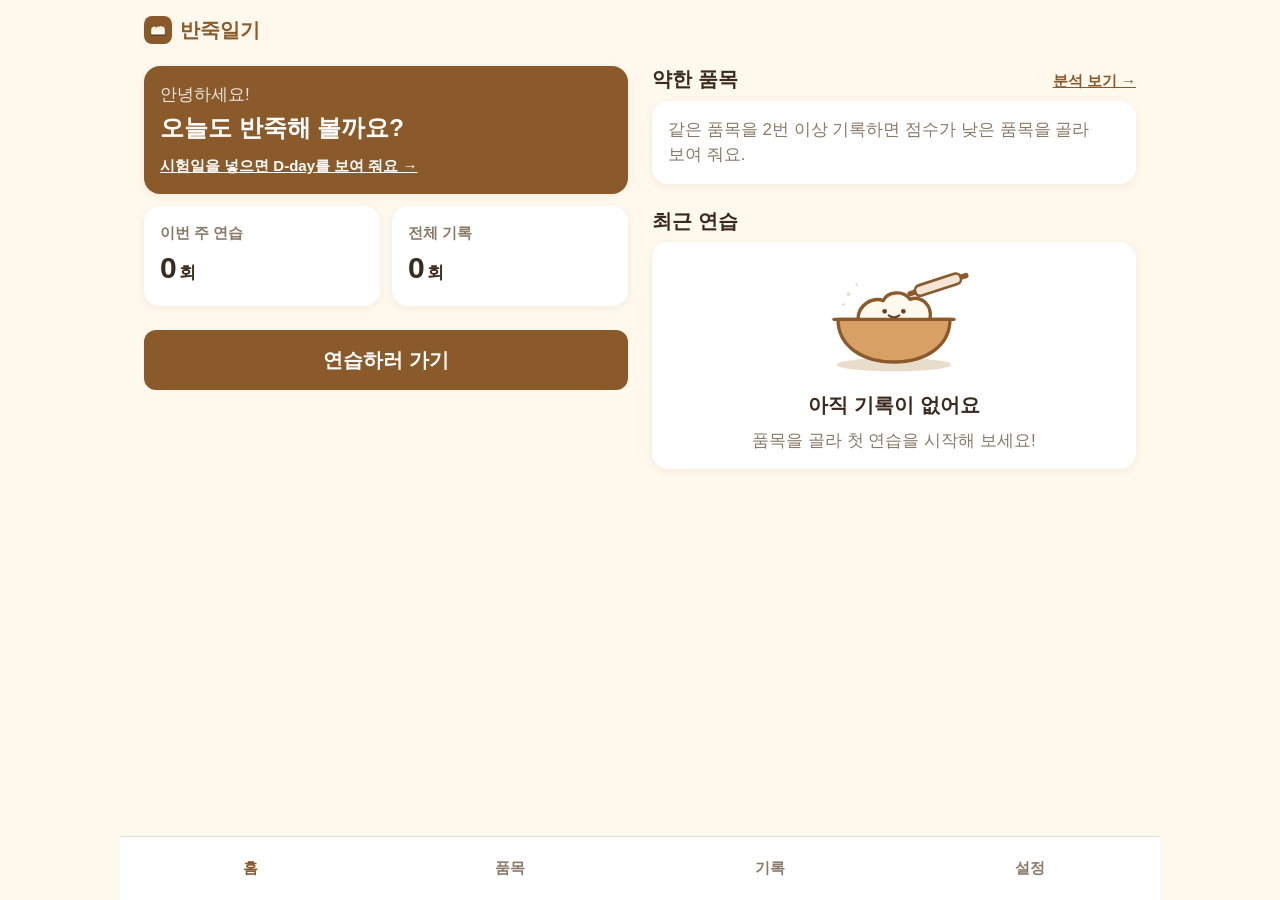
<file: index.html>
<!doctype html>
<html lang="ko">
<head>
  <meta charset="utf-8">
  <meta name="viewport" content="width=device-width, initial-scale=1, viewport-fit=cover">
  <meta name="theme-color" content="#FFF8EC">
  <meta name="description" content="제과·제빵 기능사 실기 연습 노트">
  <meta name="apple-mobile-web-app-capable" content="yes">
  <meta name="apple-mobile-web-app-title" content="반죽일기">
  <title>반죽일기</title>
  <link rel="manifest" href="manifest.webmanifest">
  <link rel="icon" href="images/logo/icon.svg" type="image/svg+xml">
  <link rel="apple-touch-icon" href="images/logo/icon-180.png">
  <link rel="stylesheet" href="css/style.css">
</head>
<body>
  <div class="app">
    <header class="app-header">
      <h1 class="app-title"><a href="#home"><img src="images/logo/icon.svg" alt="" width="28" height="28">반죽일기</a></h1>
    </header>

    <main class="app-main">
      <section class="screen" id="screen-home" data-screen="home">
        <div id="home-view"></div>
      </section>

      <section class="screen" id="screen-items" data-screen="items" hidden>
        <div id="items-list-view">
          <div class="screen-head">
            <h2 class="screen-title">품목</h2>
            <a class="btn btn-outline btn-small" href="#items/new">+ 품목 추가</a>
          </div>

          <div class="segmented" role="group" aria-label="제과·제빵">
            <button type="button" class="segmented-btn" data-category="제빵">제빵</button>
            <button type="button" class="segmented-btn" data-category="제과">제과</button>
          </div>

          <label class="search">
            <span class="visually-hidden">품목 이름 검색</span>
            <input class="input" type="search" id="items-search" placeholder="품목 이름 검색" autocomplete="off">
          </label>

          <div class="chips" role="group" aria-label="품목 필터">
            <button type="button" class="chip" data-filter="all">전체</button>
            <button type="button" class="chip" data-filter="exam">실기</button>
            <button type="button" class="chip" data-filter="mine">내 품목</button>
          </div>

          <div id="items-list" class="item-list" aria-live="polite"></div>
        </div>

        <div id="items-detail-view" hidden></div>

        <div id="items-editor-view" hidden></div>
      </section>

      <section class="screen" id="screen-practice" data-screen="practice" hidden>
        <div id="practice-view"></div>
      </section>

      <section class="screen" id="screen-analysis" data-screen="analysis" hidden>
        <div id="analysis-view"></div>
      </section>

      <section class="screen" id="screen-records" data-screen="records" hidden>
        <div id="records-gallery-view"></div>
        <div id="records-form-view" hidden></div>
        <div id="records-detail-view" hidden></div>
      </section>

      <section class="screen" id="screen-settings" data-screen="settings" hidden>
        <div id="settings-view"></div>
      </section>
    </main>

    <a class="practice-banner" id="practice-banner" href="#practice" hidden></a>

    <nav class="tab-bar" aria-label="주요 메뉴">
      <a class="tab" href="#home" data-tab="home">홈</a>
      <a class="tab" href="#items" data-tab="items">품목</a>
      <a class="tab" href="#records" data-tab="records">기록</a>
      <a class="tab" href="#settings" data-tab="settings">설정</a>
    </nav>
  </div>

  <script type="module" src="js/app.js"></script>
</body>
</html>
</file>
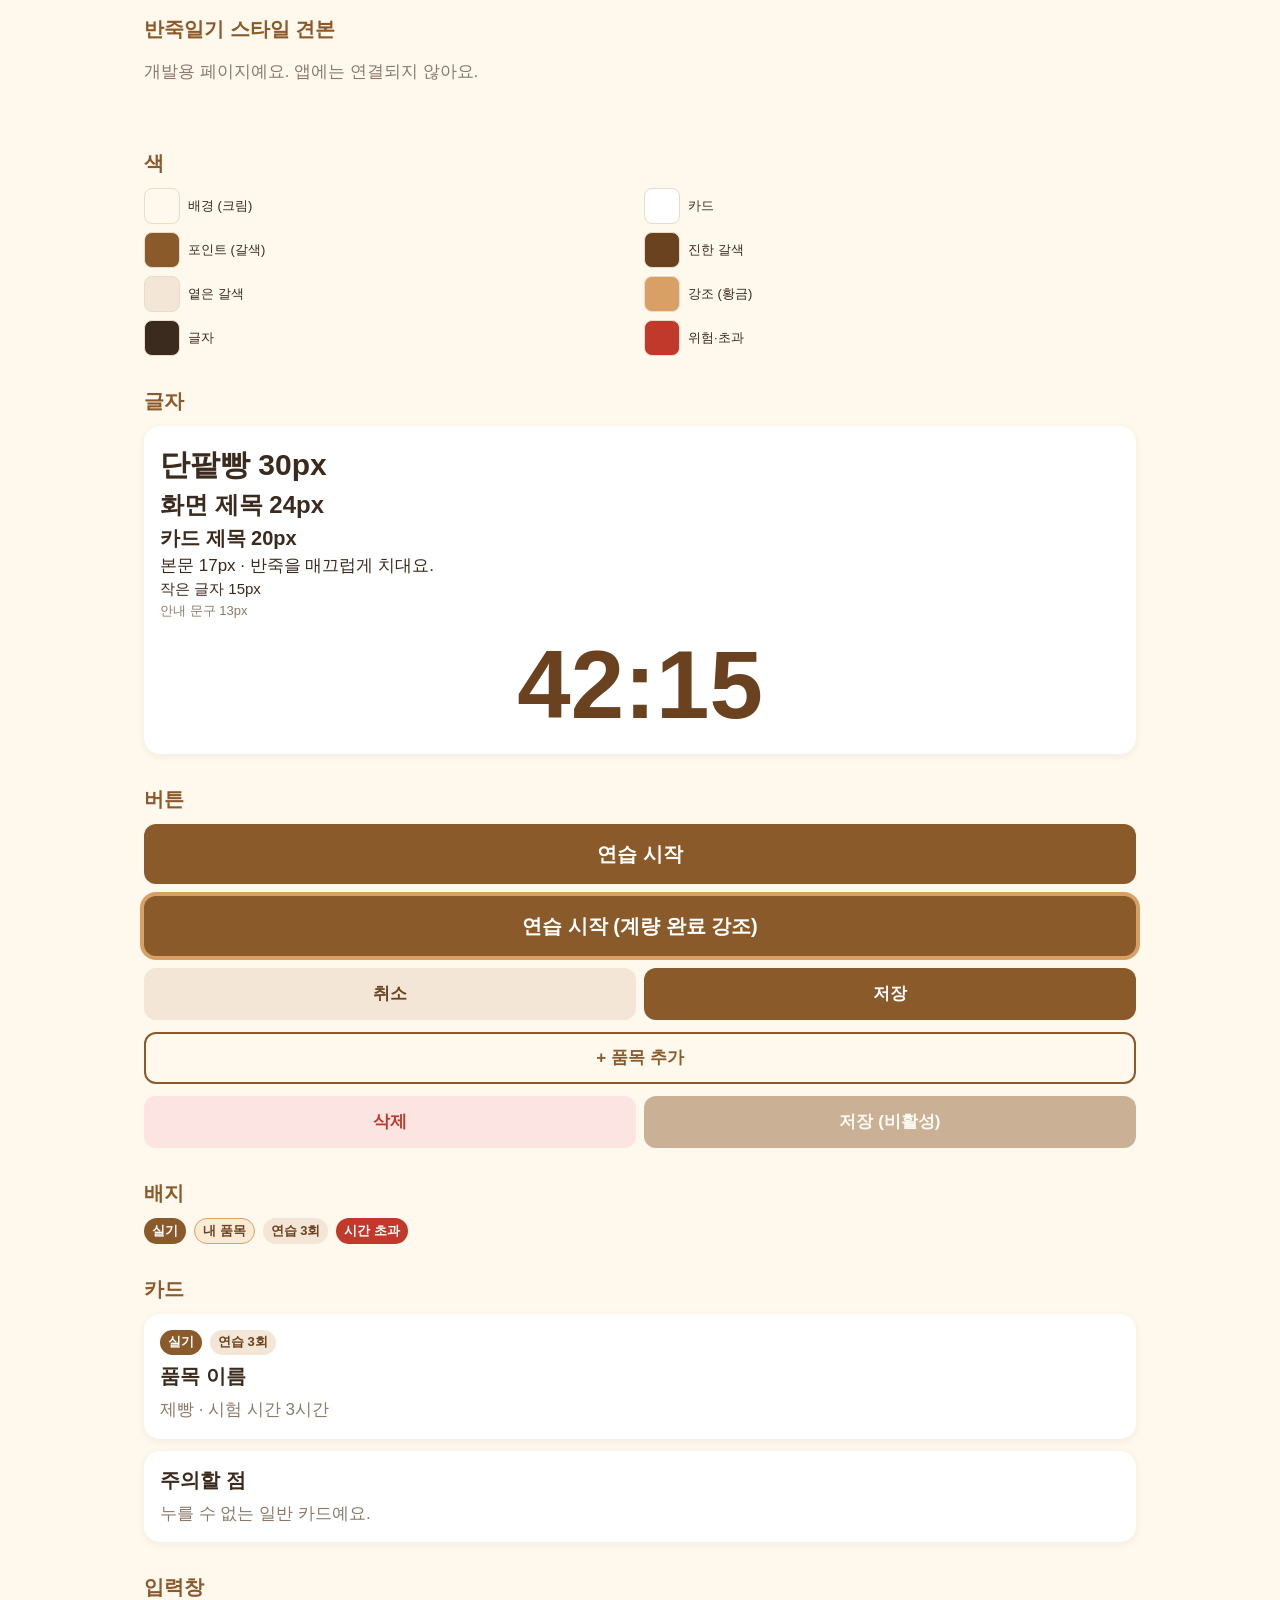
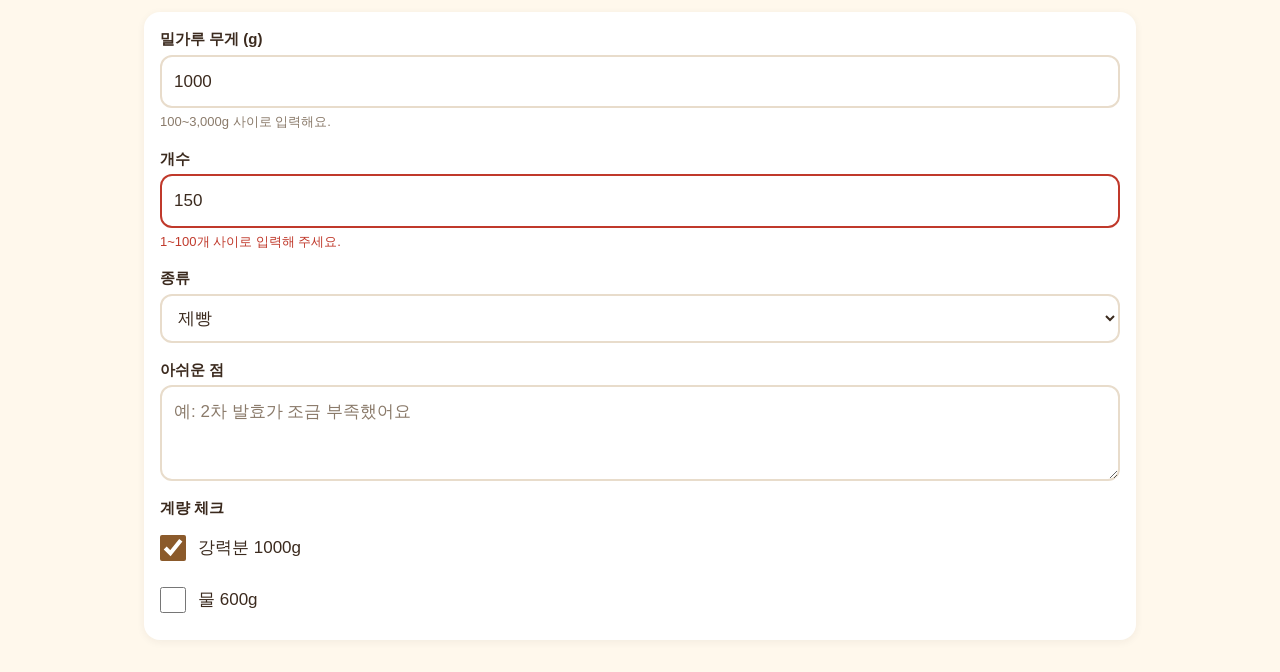
<file: style-guide.html>
<!doctype html>
<html lang="ko">
<head>
  <meta charset="utf-8">
  <meta name="viewport" content="width=device-width, initial-scale=1, viewport-fit=cover">
  <title>반죽일기 스타일 견본</title>
  <link rel="stylesheet" href="css/style.css">
  <style>
    /* 이 견본 페이지에서만 쓰는 스타일 */
    .guide-section { margin-top: var(--space-6); }
    .guide-section > h2 { margin-bottom: var(--space-3); font-size: var(--font-lg); color: var(--color-primary); }
    .swatches { display: grid; grid-template-columns: repeat(2, 1fr); gap: var(--space-2); }
    .swatch { display: flex; align-items: center; gap: var(--space-2); font-size: var(--font-xs); }
    .swatch span { width: 36px; height: 36px; border-radius: var(--radius-sm); border: 1px solid var(--color-border); flex-shrink: 0; }
    .badges { display: flex; flex-wrap: wrap; gap: var(--space-2); }
    .timer-sample { font-size: var(--font-timer); font-weight: 800; font-variant-numeric: tabular-nums; text-align: center; line-height: 1.1; color: var(--color-primary-dark); }
  </style>
</head>
<body>
  <div class="app">
    <header class="app-header">
      <h1 class="app-title">반죽일기 스타일 견본</h1>
      <p class="text-muted">개발용 페이지예요. 앱에는 연결되지 않아요.</p>
    </header>

    <main class="app-main" style="padding-bottom: var(--space-6);">
      <section class="guide-section">
        <h2>색</h2>
        <div class="swatches">
          <div class="swatch"><span style="background: var(--color-bg)"></span>배경 (크림)</div>
          <div class="swatch"><span style="background: var(--color-surface)"></span>카드</div>
          <div class="swatch"><span style="background: var(--color-primary)"></span>포인트 (갈색)</div>
          <div class="swatch"><span style="background: var(--color-primary-dark)"></span>진한 갈색</div>
          <div class="swatch"><span style="background: var(--color-primary-soft)"></span>옅은 갈색</div>
          <div class="swatch"><span style="background: var(--color-accent)"></span>강조 (황금)</div>
          <div class="swatch"><span style="background: var(--color-text)"></span>글자</div>
          <div class="swatch"><span style="background: var(--color-danger)"></span>위험·초과</div>
        </div>
      </section>

      <section class="guide-section">
        <h2>글자</h2>
        <div class="card stack">
          <p style="margin:0; font-size: var(--font-2xl); font-weight: 800;">단팥빵 30px</p>
          <p style="margin:0; font-size: var(--font-xl); font-weight: 700;">화면 제목 24px</p>
          <p style="margin:0; font-size: var(--font-lg); font-weight: 700;">카드 제목 20px</p>
          <p style="margin:0;">본문 17px · 반죽을 매끄럽게 치대요.</p>
          <p style="margin:0; font-size: var(--font-sm);">작은 글자 15px</p>
          <p style="margin:0; font-size: var(--font-xs);" class="text-muted">안내 문구 13px</p>
          <div class="timer-sample">42:15</div>
        </div>
      </section>

      <section class="guide-section">
        <h2>버튼</h2>
        <div class="stack">
          <button class="btn btn-primary btn-block btn-lg">연습 시작</button>
          <button class="btn btn-primary btn-block btn-lg btn-highlight">연습 시작 (계량 완료 강조)</button>
          <div class="btn-group">
            <button class="btn btn-secondary">취소</button>
            <button class="btn btn-primary">저장</button>
          </div>
          <button class="btn btn-outline btn-block">+ 품목 추가</button>
          <div class="btn-group">
            <button class="btn btn-danger">삭제</button>
            <button class="btn btn-primary" disabled>저장 (비활성)</button>
          </div>
        </div>
      </section>

      <section class="guide-section">
        <h2>배지</h2>
        <div class="badges">
          <span class="badge badge-exam">실기</span>
          <span class="badge badge-mine">내 품목</span>
          <span class="badge badge-count">연습 3회</span>
          <span class="badge badge-danger">시간 초과</span>
        </div>
      </section>

      <section class="guide-section">
        <h2>카드</h2>
        <a class="card card-link" href="#">
          <div class="badges" style="margin-bottom: var(--space-2);">
            <span class="badge badge-exam">실기</span>
            <span class="badge badge-count">연습 3회</span>
          </div>
          <h3 class="card-title">품목 이름</h3>
          <p class="card-text">제빵 · 시험 시간 3시간</p>
        </a>
        <div class="card">
          <h3 class="card-title">주의할 점</h3>
          <p class="card-text">누를 수 없는 일반 카드예요.</p>
        </div>
      </section>

      <section class="guide-section">
        <h2>입력창</h2>
        <div class="card">
          <label class="field">
            <span class="field-label">밀가루 무게 (g)</span>
            <input class="input" type="number" inputmode="numeric" value="1000">
            <p class="field-hint">100~3,000g 사이로 입력해요.</p>
          </label>
          <label class="field is-invalid">
            <span class="field-label">개수</span>
            <input class="input" type="number" inputmode="numeric" value="150">
            <p class="field-hint">1~100개 사이로 입력해 주세요.</p>
          </label>
          <label class="field">
            <span class="field-label">종류</span>
            <select class="select">
              <option>제빵</option>
              <option>제과</option>
            </select>
          </label>
          <label class="field">
            <span class="field-label">아쉬운 점</span>
            <textarea class="textarea" placeholder="예: 2차 발효가 조금 부족했어요"></textarea>
          </label>
          <div class="field">
            <span class="field-label">계량 체크</span>
            <label class="checkbox"><input type="checkbox" checked> 강력분 1000g</label>
            <label class="checkbox"><input type="checkbox"> 물 600g</label>
          </div>
        </div>
      </section>
    </main>
  </div>
</body>
</html>
</file>
<file: css/style.css>
/* 반죽일기 스타일
   색·글자 크기·여백·모서리는 아래 :root 변수로만 쓴다. */

/* ===== 1. 디자인 변수 ===== */

:root {
  /* 색 */
  --color-bg: #FFF8EC;        /* 크림색 배경 */
  --color-surface: #FFFFFF;   /* 카드 */
  --color-primary: #8B5A2B;   /* 구운 빵 갈색 (포인트, 주요 버튼) */
  --color-primary-dark: #6B4220;
  --color-primary-soft: #F3E6D6; /* 갈색을 옅게 깐 배경 (보조 버튼, 선택된 칸) */
  --color-accent: #D9A066;    /* 크러스트 황금색 (배지, 강조) */
  --color-accent-soft: #FBEBD5;
  --color-text: #3B2A1E;
  --color-muted: #8A7A6A;
  --color-border: #E8DCCB;
  --color-danger: #C0392B;    /* 시간 초과, 삭제 */
  --color-danger-soft: #FBE4E1;

  /* 글자 크기 (입력창은 16px 이상이어야 아이폰에서 화면이 확대되지 않는다) */
  --font-xs: 13px;
  --font-sm: 15px;
  --font-md: 17px;            /* 본문 기본 */
  --font-lg: 20px;
  --font-xl: 24px;
  --font-2xl: 30px;
  --font-timer: clamp(64px, 20vw, 96px); /* 연습 모드 타이머 숫자 */

  /* 여백 */
  --space-1: 4px;
  --space-2: 8px;
  --space-3: 12px;
  --space-4: 16px;
  --space-5: 24px;
  --space-6: 32px;

  /* 둥근 모서리 */
  --radius-sm: 8px;
  --radius-md: 12px;
  --radius: 16px;
  --radius-pill: 999px;

  /* 크기 */
  --touch-min: 48px;          /* 손가락으로 누르는 요소의 최소 높이 */
  --btn-height: 52px;
  --btn-height-lg: 60px;      /* "연습 시작"처럼 중요한 버튼 */
  --app-max-width: 480px;
  --tab-bar-height: 64px;

  --shadow-card: 0 2px 8px rgba(59, 42, 30, 0.06);
  --focus-ring: 0 0 0 3px rgba(139, 90, 43, 0.35);
}

/* ===== 2. 기본 ===== */

* {
  box-sizing: border-box;
}

html,
body {
  margin: 0;
  padding: 0;
}

body {
  background: var(--color-bg);
  color: var(--color-text);
  font-family: -apple-system, BlinkMacSystemFont, "Apple SD Gothic Neo", "Malgun Gothic", "Noto Sans KR", sans-serif;
  font-size: var(--font-md);
  line-height: 1.5;
  word-break: keep-all; /* 한글을 낱말 중간에서 줄바꿈하지 않는다 */
  overflow-wrap: anywhere;
  -webkit-tap-highlight-color: transparent;
}

h1,
h2,
h3 {
  margin: 0;
  line-height: 1.3;
}

img {
  max-width: 100%;
  display: block;
}

:focus-visible {
  outline: none;
  box-shadow: var(--focus-ring);
}

/* ===== 3. 앱 틀 ===== */

/* 휴대폰 세로 화면 기준. PC에서는 가운데 정렬 */
.app {
  max-width: var(--app-max-width);
  min-height: 100vh;
  margin: 0 auto;
}

.app-header {
  padding: var(--space-4) var(--space-4) var(--space-2);
}

.app-title {
  font-size: var(--font-lg);
  color: var(--color-primary);
}

/* 하단 탭에 내용이 가리지 않도록 아래 여백을 둔다 */
.app-main {
  padding: var(--space-2) var(--space-4) calc(var(--tab-bar-height) + var(--space-5) + env(safe-area-inset-bottom));
}

.screen[hidden] {
  display: none;
}

.screen-title {
  margin-bottom: var(--space-3);
  font-size: var(--font-xl);
}

/* 하단 탭 */
.tab-bar {
  position: fixed;
  left: 50%;
  bottom: 0;
  transform: translateX(-50%);
  width: 100%;
  max-width: var(--app-max-width);
  display: grid;
  grid-template-columns: repeat(4, 1fr);
  height: calc(var(--tab-bar-height) + env(safe-area-inset-bottom));
  padding-bottom: env(safe-area-inset-bottom);
  background: var(--color-surface);
  border-top: 1px solid var(--color-border);
}

.tab {
  display: flex;
  align-items: center;
  justify-content: center;
  min-height: var(--touch-min);
  color: var(--color-muted);
  font-size: var(--font-sm);
  font-weight: 600;
  text-decoration: none;
}

.tab.is-active {
  color: var(--color-primary);
}

/* ===== 4. 버튼 ===== */

.btn {
  display: inline-flex;
  align-items: center;
  justify-content: center;
  gap: var(--space-2);
  min-height: var(--btn-height);
  padding: 0 var(--space-5);
  border: 2px solid transparent;
  border-radius: var(--radius-md);
  font: inherit;
  font-size: var(--font-md);
  font-weight: 700;
  text-decoration: none;
  cursor: pointer;
  user-select: none;
  transition: background-color 0.15s, transform 0.1s;
}

.btn:active {
  transform: scale(0.98);
}

.btn:disabled {
  opacity: 0.45;
  cursor: not-allowed;
  transform: none;
}

/* 주요 행동: 저장, 연습 시작 */
.btn-primary {
  background: var(--color-primary);
  color: #FFFFFF;
}

.btn-primary:hover:not(:disabled) {
  background: var(--color-primary-dark);
}

/* 보조 행동: 취소, 뒤로, 복사 */
.btn-secondary {
  background: var(--color-primary-soft);
  color: var(--color-primary-dark);
}

/* 테두리만 있는 버튼: 품목 추가, 기록 직접 추가 */
.btn-outline {
  background: transparent;
  border-color: var(--color-primary);
  color: var(--color-primary);
}

/* 삭제, 초기화 */
.btn-danger {
  background: var(--color-danger-soft);
  color: var(--color-danger);
}

.btn-block {
  display: flex;
  width: 100%;
}

.btn-lg {
  min-height: var(--btn-height-lg);
  font-size: var(--font-lg);
}

/* 계량을 다 마쳤을 때처럼 눈에 띄게 강조할 때 */
.btn-highlight {
  box-shadow: 0 0 0 4px var(--color-accent);
}

.btn-group {
  display: flex;
  gap: var(--space-2);
}

.btn-group > .btn {
  flex: 1;
}

/* ===== 5. 카드 ===== */

.card {
  background: var(--color-surface);
  border-radius: var(--radius);
  padding: var(--space-4);
  box-shadow: var(--shadow-card);
}

.card + .card {
  margin-top: var(--space-3);
}

.card-title {
  margin-bottom: var(--space-2);
  font-size: var(--font-lg);
}

.card-text {
  margin: 0;
  color: var(--color-muted);
}

/* 누를 수 있는 카드 (품목 카드, 기록 카드) */
.card-link {
  display: block;
  color: inherit;
  text-decoration: none;
  cursor: pointer;
}

.card-link:active {
  transform: scale(0.99);
}

/* ===== 6. 입력창 ===== */

.field {
  display: flex;
  flex-direction: column;
  gap: var(--space-1);
}

.field + .field {
  margin-top: var(--space-4);
}

.field-label {
  font-size: var(--font-sm);
  font-weight: 700;
}

.input,
.select,
.textarea {
  width: 100%;
  min-height: var(--touch-min);
  padding: var(--space-3);
  border: 2px solid var(--color-border);
  border-radius: var(--radius-md);
  background: var(--color-surface);
  color: var(--color-text);
  font: inherit;
  font-size: var(--font-md);
}

.input:focus,
.select:focus,
.textarea:focus {
  outline: none;
  border-color: var(--color-primary);
  box-shadow: var(--focus-ring);
}

.textarea {
  min-height: 96px;
  resize: vertical;
}

.input::placeholder,
.textarea::placeholder {
  color: var(--color-muted);
}

.field-hint {
  margin: 0;
  font-size: var(--font-xs);
  color: var(--color-muted);
}

/* 입력 범위를 벗어났을 때 */
.field.is-invalid .input,
.field.is-invalid .select,
.field.is-invalid .textarea {
  border-color: var(--color-danger);
}

.field.is-invalid .field-hint {
  color: var(--color-danger);
}

/* 큰 체크박스 (계량 체크) */
.checkbox {
  display: flex;
  align-items: center;
  gap: var(--space-3);
  min-height: var(--touch-min);
  cursor: pointer;
}

.checkbox input {
  width: 26px;
  height: 26px;
  margin: 0;
  accent-color: var(--color-primary);
  flex-shrink: 0;
}

/* ===== 7. 배지 ===== */

.badge {
  display: inline-flex;
  align-items: center;
  padding: 2px var(--space-2);
  border-radius: var(--radius-pill);
  font-size: var(--font-xs);
  font-weight: 700;
  line-height: 1.6;
  white-space: nowrap;
}

.badge-exam {          /* 실기 */
  background: var(--color-primary);
  color: #FFFFFF;
}

.badge-mine {          /* 내 품목 */
  background: var(--color-accent-soft);
  color: var(--color-primary-dark);
  border: 1px solid var(--color-accent);
}

.badge-count {         /* 연습 횟수 */
  background: var(--color-primary-soft);
  color: var(--color-primary-dark);
}

.badge-danger {        /* 시간 초과 */
  background: var(--color-danger);
  color: #FFFFFF;
}

/* ===== 8. 도움 클래스 ===== */

.stack > * + * {
  margin-top: var(--space-3);
}

.text-muted {
  color: var(--color-muted);
}

.visually-hidden {
  position: absolute;
  width: 1px;
  height: 1px;
  overflow: hidden;
  clip: rect(0 0 0 0);
  white-space: nowrap;
}

/* ===== 9. 탭 버튼·필터 칩·검색 ===== */

/* 제과/제빵처럼 둘 중 하나를 고르는 버튼 */
.segmented {
  display: grid;
  grid-auto-columns: 1fr;
  grid-auto-flow: column;
  gap: var(--space-1);
  padding: var(--space-1);
  border-radius: var(--radius-md);
  background: var(--color-primary-soft);
}

.segmented-btn {
  min-height: var(--touch-min);
  border: 0;
  border-radius: var(--radius-sm);
  background: transparent;
  color: var(--color-primary-dark);
  font: inherit;
  font-weight: 700;
  cursor: pointer;
}

.segmented-btn[aria-pressed="true"] {
  background: var(--color-surface);
  color: var(--color-primary);
  box-shadow: var(--shadow-card);
}

.search {
  display: block;
  margin-top: var(--space-3);
}

.chips {
  display: flex;
  flex-wrap: wrap;
  gap: var(--space-2);
  margin: var(--space-3) 0 var(--space-4);
}

.chip {
  min-height: 40px;
  padding: 0 var(--space-4);
  border: 2px solid var(--color-border);
  border-radius: var(--radius-pill);
  background: var(--color-surface);
  color: var(--color-text);
  font: inherit;
  font-size: var(--font-sm);
  font-weight: 700;
  cursor: pointer;
}

.chip[aria-pressed="true"] {
  border-color: var(--color-primary);
  background: var(--color-primary);
  color: #FFFFFF;
}

/* ===== 10. 품목 목록 ===== */

.item-card {
  display: flex;
  align-items: center;
  gap: var(--space-3);
}

/* 사진이 없으면 이름 첫 글자를 보여 준다 */
.item-thumb,
.detail-hero {
  position: relative;
  display: flex;
  align-items: center;
  justify-content: center;
  overflow: hidden;
  background: var(--color-accent-soft);
  color: var(--color-primary);
  font-weight: 800;
  flex-shrink: 0;
}

.item-thumb img,
.detail-hero img {
  position: absolute;
  inset: 0;
  width: 100%;
  height: 100%;
  object-fit: cover;
}

.item-thumb {
  width: 76px;
  height: 76px;
  border-radius: var(--radius-md);
  font-size: var(--font-2xl);
}

.item-card-body {
  min-width: 0;
}

.item-card-name {
  margin-top: var(--space-1);
  font-size: var(--font-lg);
}

.item-card-meta {
  margin: 2px 0 0;
  color: var(--color-muted);
  font-size: var(--font-sm);
}

.badges {
  display: flex;
  flex-wrap: wrap;
  gap: var(--space-1);
}

/* ===== 11. 품목 상세 ===== */

.back-btn {
  min-height: var(--touch-min);
  padding: 0 var(--space-4);
  font-size: var(--font-sm);
}

.detail-hero {
  margin-top: var(--space-3);
  width: 100%;
  aspect-ratio: 4 / 3;
  border-radius: var(--radius);
  font-size: 72px;
}

.detail-head {
  margin: var(--space-4) 0;
}

.detail-name {
  margin-top: var(--space-2);
  font-size: var(--font-2xl);
}

.detail-facts {
  display: flex;
  flex-wrap: wrap;
  gap: var(--space-2) var(--space-4);
  margin: var(--space-3) 0 0;
}

.detail-facts div {
  display: flex;
  gap: var(--space-2);
}

.detail-facts dt {
  color: var(--color-muted);
}

.detail-facts dd {
  margin: 0;
  font-weight: 700;
}

.detail-subtitle {
  margin: var(--space-4) 0 var(--space-2);
  font-size: var(--font-md);
  color: var(--color-primary);
}

.detail-subtitle:first-of-type {
  margin-top: 0;
}

.bullet-list {
  margin: 0;
  padding-left: 1.2em;
}

.bullet-list li + li {
  margin-top: var(--space-1);
}

.detail-memo {
  margin: 0;
  white-space: pre-wrap;
}

/* 기준 배합 표 */
.recipe-table {
  width: 100%;
  border-collapse: collapse;
  font-variant-numeric: tabular-nums;
}

.recipe-table + .recipe-table {
  margin-top: var(--space-4);
}

.recipe-table caption {
  padding-bottom: var(--space-2);
  text-align: left;
}

.recipe-table caption span {
  margin-left: var(--space-1);
  color: var(--color-muted);
  font-size: var(--font-sm);
}

.recipe-table th,
.recipe-table td {
  padding: var(--space-2) 0;
  border-bottom: 1px solid var(--color-border);
  text-align: left;
  font-weight: 400;
}

.recipe-table .recipe-ratio {
  color: var(--color-muted);
  font-size: var(--font-sm);
  text-align: right;
}

.recipe-table .recipe-gram {
  width: 30%;
  font-weight: 700;
  text-align: right;
}

.recipe-table tfoot th,
.recipe-table tfoot td {
  border-bottom: 0;
  font-weight: 700;
}

.recipe-total {
  margin: var(--space-3) 0 0;
  padding: var(--space-3);
  border-radius: var(--radius-md);
  background: var(--color-primary-soft);
  text-align: right;
}

/* 만드는 순서 */
.step-list {
  margin: 0;
  padding: 0;
  list-style: none;
  counter-reset: step;
}

.step {
  position: relative;
  padding: var(--space-3) 0 var(--space-3) 40px;
  border-bottom: 1px solid var(--color-border);
  counter-increment: step;
}

.step:last-child {
  border-bottom: 0;
}

.step::before {
  content: counter(step);
  position: absolute;
  left: 0;
  top: var(--space-3);
  width: 28px;
  height: 28px;
  border-radius: 50%;
  background: var(--color-primary);
  color: #FFFFFF;
  font-size: var(--font-sm);
  font-weight: 700;
  line-height: 28px;
  text-align: center;
}

.step-head {
  display: flex;
  justify-content: space-between;
  align-items: baseline;
  gap: var(--space-2);
}

.step-name {
  font-weight: 700;
}

.step-time {
  flex-shrink: 0;
  color: var(--color-primary);
  font-size: var(--font-sm);
  font-weight: 700;
}

.step-desc {
  margin: var(--space-1) 0 0;
}

.step-note {
  margin: var(--space-2) 0 0;
  padding: var(--space-2) var(--space-3);
  border-radius: var(--radius-sm);
  font-size: var(--font-sm);
}

.step-note strong {
  margin-right: var(--space-1);
}

.step-tip {
  background: var(--color-accent-soft);
}

.step-parallel {
  background: var(--color-primary-soft);
}

/* ===== 12. 사진 출처·성형 영상 ===== */

.photo-credit {
  margin: var(--space-1) 0 0;
  color: var(--color-muted);
  font-size: var(--font-xs);
  text-align: right;
}

.photo-credit a {
  color: inherit;
}

/* 세로 영상(9:16)이 화면을 다 차지하지 않게 높이를 제한한다 */
.video-frame {
  display: flex;
  justify-content: center;
  border-radius: var(--radius-md);
  background: var(--color-text);
  overflow: hidden;
}

.video-frame video {
  display: block;
  width: 100%;
  max-height: 70vh;
  object-fit: contain;
  cursor: pointer;
}

.video-controls {
  margin-top: var(--space-3);
}

.video-controls [aria-pressed="true"] {
  background: var(--color-accent);
  color: var(--color-text);
}

.video-error {
  margin: 0;
  color: var(--color-muted);
}

/* ===== 13. 배합표 계산기·계량 체크 ===== */

.calc-inputs {
  display: grid;
  grid-template-columns: repeat(auto-fit, minmax(140px, 1fr));
  gap: var(--space-3);
}

.calc-inputs .field + .field {
  margin-top: 0;
}

/* 숫자 입력칸 오른쪽에 단위(g, 개)를 붙인다 */
.input-unit {
  position: relative;
  display: block;
}

.input-unit .input {
  padding-right: 40px;
  font-size: var(--font-lg);
  font-weight: 700;
  font-variant-numeric: tabular-nums;
}

.input-unit > span {
  position: absolute;
  right: var(--space-3);
  top: 50%;
  transform: translateY(-50%);
  color: var(--color-muted);
  font-weight: 700;
  pointer-events: none;
}

.calc-reset {
  min-height: 40px;
  margin-top: var(--space-3);
  padding: 0 var(--space-4);
  font-size: var(--font-sm);
}

.calc-group {
  margin-top: var(--space-4);
}

.calc-group-title {
  margin-bottom: var(--space-1);
  font-size: var(--font-md);
}

.calc-group-title span {
  margin-left: var(--space-1);
  color: var(--color-muted);
  font-size: var(--font-sm);
  font-weight: 400;
}

.calc-list {
  margin: 0;
  padding: 0;
  list-style: none;
}

/* 체크박스 | 재료 | 비율 | 무게 — 줄 전체를 눌러도 체크된다 */
.calc-row {
  display: grid;
  grid-template-columns: 26px 1fr auto 76px;
  align-items: center;
  gap: var(--space-3);
  min-height: var(--touch-min);
  border-bottom: 1px solid var(--color-border);
  cursor: pointer;
  font-variant-numeric: tabular-nums;
}

.calc-row input {
  width: 26px;
  height: 26px;
  margin: 0;
  accent-color: var(--color-primary);
}

.calc-ratio {
  color: var(--color-muted);
  font-size: var(--font-sm);
}

.calc-gram {
  font-weight: 700;
  text-align: right;
}

.calc-row.is-checked .calc-name,
.calc-row.is-checked .calc-gram {
  color: var(--color-muted);
  text-decoration: line-through;
}

.calc-subtotal {
  margin: var(--space-2) 0 0;
  text-align: right;
  font-variant-numeric: tabular-nums;
}

.calc-progress {
  margin: var(--space-3) 0 0;
  padding: var(--space-3);
  border-radius: var(--radius-md);
  background: var(--color-bg);
  font-weight: 700;
  text-align: center;
}

.calc-progress.is-done {
  background: var(--color-accent-soft);
  color: var(--color-primary-dark);
}

.start-area {
  margin-top: var(--space-5);
}

.start-hint {
  margin-top: var(--space-2);
  text-align: center;
}

/* ===== 14. 내 품목 편집·확인 창 ===== */

.screen-head {
  display: flex;
  align-items: center;
  justify-content: space-between;
  gap: var(--space-3);
  margin-bottom: var(--space-3);
}

.screen-head .screen-title {
  margin-bottom: 0;
}

.btn-small {
  min-height: 40px;
  padding: 0 var(--space-4);
  font-size: var(--font-sm);
}

/* 글자만 있는 작은 버튼 (묶음 삭제 등) */
.btn-text {
  min-height: 40px;
  padding: 0 var(--space-2);
  border: 0;
  background: transparent;
  color: var(--color-primary);
  font: inherit;
  font-size: var(--font-sm);
  font-weight: 700;
  cursor: pointer;
}

.btn-text.danger {
  color: var(--color-danger);
}

.icon-btn {
  width: 44px;
  height: var(--touch-min);
  border: 0;
  border-radius: var(--radius-md);
  background: var(--color-danger-soft);
  color: var(--color-danger);
  font-size: var(--font-md);
  cursor: pointer;
}

.icon-btn:disabled {
  opacity: 0.35;
  cursor: not-allowed;
}

.detail-actions {
  margin-bottom: var(--space-4);
}

.editor-title {
  margin-top: var(--space-4);
}

.editor-note {
  margin: 0 0 var(--space-3);
  padding: var(--space-3);
  border-radius: var(--radius-md);
  background: var(--color-accent-soft);
  font-size: var(--font-sm);
}

.editor-section .field + .field,
.editor-section .field + .calc-inputs,
.editor-section .calc-inputs + .editor-block {
  margin-top: var(--space-4);
}

.editor-errors {
  margin-bottom: var(--space-3);
  border: 2px solid var(--color-danger);
  color: var(--color-danger);
}

.editor-errors ul {
  margin: var(--space-2) 0 0;
  padding-left: 1.2em;
  font-size: var(--font-sm);
}

.input.is-error,
.select.is-error,
.textarea.is-error {
  border-color: var(--color-danger);
}

.field-error {
  margin: 0;
  color: var(--color-danger);
  font-size: var(--font-xs);
  font-weight: 700;
}

.editor-block {
  margin-top: var(--space-4);
  padding: var(--space-3);
  border: 2px solid var(--color-border);
  border-radius: var(--radius-md);
}

.editor-block-head {
  display: flex;
  align-items: center;
  justify-content: space-between;
  min-height: 40px;
  margin-bottom: var(--space-2);
}

.editor-block + .btn {
  margin-top: var(--space-3);
}

.ing-list {
  margin: 0 0 var(--space-2);
  padding: 0;
  list-style: none;
}

/* 재료 이름 | 값(단위) | 삭제 */
.ing-row {
  display: grid;
  grid-template-columns: minmax(0, 1fr) 96px 44px;
  gap: var(--space-2);
  align-items: center;
}

.ing-row + .ing-row {
  margin-top: var(--space-2);
}

.ing-row .input-unit .input {
  padding-right: 44px;
  font-size: var(--font-md);
}

.step-fields {
  display: grid;
  grid-template-columns: 1fr 120px;
  gap: var(--space-2);
}

.step-fields .field + .field {
  margin-top: 0;
}

.photo-preview {
  width: 100%;
  aspect-ratio: 4 / 3;
  object-fit: cover;
  border-radius: var(--radius-md);
  margin-bottom: var(--space-3);
}

.photo-status {
  margin-top: var(--space-2);
}

.editor-actions {
  margin-top: var(--space-5);
}

/* 확인 창 */
.dialog {
  width: min(92vw, 400px);
  padding: var(--space-5);
  border: 0;
  border-radius: var(--radius);
  background: var(--color-surface);
  color: var(--color-text);
  box-shadow: 0 12px 40px rgba(59, 42, 30, 0.25);
}

.dialog::backdrop {
  background: rgba(59, 42, 30, 0.45);
}

.dialog-title {
  font-size: var(--font-lg);
}

.dialog-message {
  margin: var(--space-2) 0 0;
  color: var(--color-muted);
}

.dialog .btn-group {
  margin-top: var(--space-5);
}

/* 편집 화면에서 나란히 놓인 입력칸은 위쪽 줄을 맞춘다 */
.editor-section .calc-inputs .field + .field,
.editor-section .step-fields .field + .field {
  margin-top: 0;
}

.editor-section .calc-inputs {
  align-items: start;
}

/* ===== 15. 연습 모드 ===== */

/* 연습 중에는 하단 탭을 숨겨서 실수로 다른 화면으로 가지 않게 한다 */
body.is-practicing .tab-bar {
  display: none;
}

body.is-practicing .app-main {
  padding-bottom: calc(var(--space-6) + env(safe-area-inset-bottom));
}

.practice-top {
  display: flex;
  align-items: center;
  justify-content: space-between;
  gap: var(--space-2);
  margin-bottom: var(--space-3);
}

.practice-item {
  margin: 0;
  color: var(--color-muted);
  font-weight: 700;
}

.practice-card {
  text-align: center;
}

.practice-label {
  margin: 0;
  color: var(--color-primary);
  font-size: var(--font-sm);
  font-weight: 700;
}

.practice-step {
  margin-top: var(--space-1);
  font-size: var(--font-2xl);
}

/* 멀리서도 읽히는 큰 숫자. tabular-nums로 숫자 폭을 고정해 흔들리지 않게 한다 */
.practice-timer {
  margin: var(--space-2) 0 0;
  color: var(--color-primary-dark);
  font-size: var(--font-timer);
  font-weight: 800;
  font-variant-numeric: tabular-nums;
  letter-spacing: -0.02em;
  line-height: 1.1;
}

.practice-timer-label {
  margin: var(--space-1) 0 0;
  color: var(--color-muted);
  font-size: var(--font-sm);
}

.practice-card.is-paused .practice-timer {
  color: var(--color-muted);
}

.practice-card.is-done {
  background: var(--color-accent-soft);
}

.practice-card .step-note,
.practice-desc {
  text-align: left;
}

.practice-desc {
  margin: var(--space-3) 0 0;
}

.bar {
  height: 10px;
  margin-top: var(--space-3);
  border-radius: var(--radius-pill);
  background: var(--color-primary-soft);
  overflow: hidden;
}

.bar span {
  display: block;
  width: 0;
  height: 100%;
  border-radius: inherit;
  background: var(--color-primary);
  transition: width 0.25s linear;
}

.bar-total.is-over span {
  background: var(--color-danger);
}

.practice-next {
  margin: var(--space-3) 0;
  color: var(--color-muted);
  text-align: center;
}

.practice-next strong {
  color: var(--color-text);
}

.practice-total-head {
  display: flex;
  align-items: baseline;
  justify-content: space-between;
}

.practice-total-head strong {
  font-size: var(--font-2xl);
  font-variant-numeric: tabular-nums;
}

.practice-total-head strong.is-over,
.practice-remain.is-over {
  color: var(--color-danger);
}

.practice-remain {
  margin: var(--space-2) 0 0;
  color: var(--color-muted);
  font-size: var(--font-sm);
  font-weight: 700;
  font-variant-numeric: tabular-nums;
}

.practice-actions {
  margin-top: var(--space-4);
}

.practice-actions > * + * {
  margin-top: var(--space-3);
}

.practice-actions .btn-lg {
  min-height: 68px;
}

/* 단계가 끝났을 때 잠깐 뜨는 알림 */
.practice-toast {
  position: fixed;
  left: 50%;
  top: calc(var(--space-4) + env(safe-area-inset-top));
  transform: translateX(-50%);
  width: calc(100% - var(--space-6));
  max-width: calc(var(--app-max-width) - var(--space-6));
  padding: var(--space-4);
  border-radius: var(--radius);
  background: var(--color-primary-dark);
  color: #FFFFFF;
  font-size: var(--font-lg);
  font-weight: 700;
  text-align: center;
  box-shadow: 0 8px 24px rgba(59, 42, 30, 0.3);
  z-index: 10;
}

.practice-toast[hidden] {
  display: none;
}

.practice-summary-hint {
  margin: var(--space-3) 0;
  text-align: center;
}

/* 다른 화면에서 진행 중인 연습으로 돌아가는 띠 */
.practice-banner {
  position: fixed;
  left: 50%;
  bottom: calc(var(--tab-bar-height) + env(safe-area-inset-bottom) + var(--space-2));
  transform: translateX(-50%);
  display: flex;
  align-items: center;
  justify-content: space-between;
  gap: var(--space-2);
  width: calc(100% - var(--space-5));
  max-width: calc(var(--app-max-width) - var(--space-5));
  min-height: var(--touch-min);
  padding: 0 var(--space-4);
  border-radius: var(--radius-md);
  background: var(--color-primary);
  color: #FFFFFF;
  text-decoration: none;
  box-shadow: 0 6px 18px rgba(59, 42, 30, 0.25);
}

.practice-banner[hidden] {
  display: none;
}

.practice-banner span {
  overflow: hidden;
  text-overflow: ellipsis;
  white-space: nowrap;
}

.practice-banner strong {
  flex-shrink: 0;
  white-space: nowrap;
}

/* 띠가 목록 아래쪽을 가리지 않게 여백을 더 둔다 */
body.has-practice-banner .app-main {
  padding-bottom: calc(var(--tab-bar-height) + var(--touch-min) + var(--space-6) + env(safe-area-inset-bottom));
}

/* ===== 16. 연습 기록 ===== */

.title-sub {
  margin-left: var(--space-1);
  color: var(--color-muted);
  font-size: var(--font-sm);
  font-weight: 400;
}

.form-title {
  margin-top: var(--space-4);
}

.form-section + .form-section {
  margin-top: var(--space-3);
}

.form-section .field + .field,
.form-section .field + .form-row {
  margin-top: var(--space-4);
}

.form-row .field + .field {
  margin-top: 0;
}

.form-section.has-error {
  box-shadow: 0 0 0 2px var(--color-danger);
}

.record-item-fixed {
  margin: 0;
  font-size: var(--font-lg);
  font-weight: 700;
}

/* 결과 사진 미리보기 (최대 3장) */
.photo-thumbs {
  display: grid;
  grid-template-columns: repeat(3, 1fr);
  gap: var(--space-2);
  margin: 0 0 var(--space-3);
  padding: 0;
  list-style: none;
}

.photo-thumbs li {
  position: relative;
}

.photo-thumbs img {
  width: 100%;
  aspect-ratio: 1;
  object-fit: cover;
  border-radius: var(--radius-sm);
}

.photo-remove {
  position: absolute;
  top: 4px;
  right: 4px;
  width: 32px;
  height: 32px;
  border: 0;
  border-radius: 50%;
  background: rgba(59, 42, 30, 0.75);
  color: #FFFFFF;
  cursor: pointer;
}

/* 별점: 손가락으로 누르기 쉽게 크게 */
.score-row {
  display: grid;
  grid-template-columns: 44px 1fr 40px;
  align-items: center;
  gap: var(--space-2);
  min-height: 52px;
}

.score-label {
  font-weight: 700;
}

.stars {
  display: flex;
}

.star {
  width: 44px;
  height: 44px;
  padding: 0;
  border: 0;
  background: transparent;
  color: var(--color-border);
  font-size: 32px;
  line-height: 44px;
  text-align: center;
  cursor: pointer;
}

.score-row.is-static .star {
  width: 30px;
  height: 30px;
  font-size: 24px;
  line-height: 30px;
  cursor: default;
}

.star.is-on {
  color: var(--color-accent);
}

.score-value {
  color: var(--color-muted);
  font-size: var(--font-sm);
  text-align: right;
}

.score-summary {
  display: flex;
  align-items: baseline;
  justify-content: space-between;
}

.score-average {
  margin: 0;
  color: var(--color-muted);
}

.score-average strong {
  color: var(--color-primary);
  font-size: var(--font-xl);
}

/* 실패 증상 고르기 */
.trouble-group {
  margin-top: var(--space-3);
}

.trouble-category {
  margin: 0 0 var(--space-1);
  color: var(--color-muted);
  font-size: var(--font-sm);
  font-weight: 700;
}

.trouble-group .chips {
  margin: 0;
}

.trouble-detail {
  margin-top: var(--space-3);
  padding: var(--space-3);
  border-radius: var(--radius-md);
  background: var(--color-accent-soft);
}

.trouble-symptom {
  margin: 0 0 var(--space-2);
  font-weight: 700;
}

.trouble-pairs {
  margin: 0;
  padding-left: 1.1em;
  font-size: var(--font-sm);
}

.trouble-pairs li + li {
  margin-top: var(--space-1);
}

.trouble-fix {
  display: block;
  color: var(--color-primary-dark);
  font-weight: 700;
}

/* 지난 실패 노트 (품목 상세, 연습 모드) */
.last-note {
  margin-bottom: var(--space-3);
  border-left: 6px solid var(--color-accent);
}

.last-note-list {
  margin: var(--space-2) 0 0;
  padding-left: 1.1em;
}

.last-note-list li + li {
  margin-top: var(--space-1);
}

.last-note-bad {
  margin: var(--space-2) 0 0;
  font-size: var(--font-sm);
}

.last-note .btn {
  margin-top: var(--space-3);
}

/* 기록 갤러리 */
.gallery-filter {
  margin-bottom: var(--space-3);
}

.gallery {
  display: grid;
  grid-template-columns: repeat(3, 1fr);
  gap: var(--space-2);
}

.gallery-tile {
  position: relative;
  display: block;
  aspect-ratio: 1;
  overflow: hidden;
  border-radius: var(--radius-md);
  background: var(--color-accent-soft);
  color: #FFFFFF;
  text-decoration: none;
}

.gallery-tile img {
  width: 100%;
  height: 100%;
  object-fit: cover;
}

.tile-placeholder {
  display: flex;
  align-items: center;
  justify-content: center;
  height: 100%;
  color: var(--color-primary);
  font-size: var(--font-2xl);
  font-weight: 800;
}

.tile-info {
  position: absolute;
  left: 0;
  right: 0;
  bottom: 0;
  padding: var(--space-4) var(--space-2) var(--space-1);
  background: linear-gradient(transparent, rgba(59, 42, 30, 0.8));
  font-size: var(--font-xs);
  font-weight: 700;
}

.tile-name {
  display: block;
  overflow: hidden;
  text-overflow: ellipsis;
  white-space: nowrap;
}

.tile-meta {
  display: flex;
  justify-content: space-between;
}

.empty-state {
  text-align: center;
}

.empty-title {
  margin: 0 0 var(--space-2);
  font-size: var(--font-lg);
  font-weight: 700;
}

.empty-state .btn {
  margin-top: var(--space-4);
}

/* 기록 상세 사진 */
.record-photos {
  display: grid;
  gap: var(--space-2);
  margin-top: var(--space-3);
}

.record-photos.count-2,
.record-photos.count-3 {
  grid-template-columns: 1fr 1fr;
}

.record-photos.count-3 img:first-child {
  grid-column: span 2;
}

.record-photos img {
  width: 100%;
  aspect-ratio: 4 / 3;
  object-fit: cover;
  border-radius: var(--radius-md);
}

.record-item-link {
  color: inherit;
}

/* ===== 17. 홈 대시보드 ===== */

.home-hero {
  background: var(--color-primary);
  color: #FFFFFF;
}

.home-greeting {
  margin: 0;
  opacity: 0.85;
}

.home-title {
  margin-top: var(--space-1);
  font-size: var(--font-xl);
}

.home-dday {
  display: flex;
  align-items: baseline;
  gap: var(--space-3);
  margin-top: var(--space-4);
  padding: var(--space-3) var(--space-4);
  border-radius: var(--radius-md);
  background: rgba(255, 255, 255, 0.15);
}

.home-dday strong {
  font-size: var(--font-2xl);
  font-variant-numeric: tabular-nums;
}

.home-dday.is-past {
  opacity: 0.8;
}

.home-dday-empty {
  display: inline-block;
  margin-top: var(--space-3);
  color: #FFFFFF;
  font-size: var(--font-sm);
  font-weight: 700;
}

.home-stats {
  display: grid;
  grid-template-columns: 1fr 1fr;
  gap: var(--space-3);
  margin-top: var(--space-3);
}

.home-stats .card + .card {
  margin-top: 0;
}

.home-stat-label {
  display: block;
  color: var(--color-muted);
  font-size: var(--font-sm);
  font-weight: 700;
}

.home-stat-value {
  font-size: var(--font-2xl);
  font-variant-numeric: tabular-nums;
}

.home-stat-value small {
  margin-left: 2px;
  font-size: var(--font-md);
  font-weight: 700;
}

.home-section {
  margin-top: var(--space-5);
}

.section-head {
  display: flex;
  align-items: baseline;
  justify-content: space-between;
  margin-bottom: var(--space-2);
}

.section-title {
  font-size: var(--font-lg);
}

.section-link {
  color: var(--color-primary);
  font-size: var(--font-sm);
  font-weight: 700;
}

.weak-card {
  display: flex;
  align-items: center;
  gap: var(--space-3);
  border-left: 6px solid var(--color-danger);
}

.weak-thumb,
.recent-thumb {
  flex-shrink: 0;
  overflow: hidden;
  border-radius: var(--radius-sm);
  background: var(--color-accent-soft);
}

.weak-thumb {
  width: 56px;
  height: 56px;
}

.weak-thumb img,
.recent-thumb img {
  width: 100%;
  height: 100%;
  object-fit: cover;
}

.weak-name {
  margin: 0;
  font-weight: 700;
}

.weak-meta {
  margin: 2px 0 0;
  color: var(--color-muted);
  font-size: var(--font-sm);
}

.weak-meta strong {
  color: var(--color-danger);
}

.recent-list {
  padding-top: var(--space-1);
  padding-bottom: var(--space-1);
}

.recent-row {
  display: flex;
  align-items: center;
  gap: var(--space-3);
  min-height: 64px;
  color: inherit;
  text-decoration: none;
}

.recent-row + .recent-row {
  border-top: 1px solid var(--color-border);
}

.recent-thumb {
  width: 44px;
  height: 44px;
}

.recent-body {
  flex: 1;
  min-width: 0;
}

.recent-name {
  display: block;
  overflow: hidden;
  font-weight: 700;
  text-overflow: ellipsis;
  white-space: nowrap;
}

.recent-date {
  color: var(--color-muted);
  font-size: var(--font-sm);
}

.recent-score {
  color: var(--color-primary);
  font-weight: 700;
  font-variant-numeric: tabular-nums;
}

.home-go {
  margin-top: var(--space-5);
}

/* ===== 18. 분석 ===== */

.analysis-intro {
  margin-bottom: var(--space-3);
}

.analysis-card {
  padding: var(--space-2) var(--space-4);
}

.analysis-table {
  width: 100%;
  border-collapse: collapse;
  font-variant-numeric: tabular-nums;
}

.analysis-table th,
.analysis-table td {
  padding: var(--space-3) var(--space-1);
  border-bottom: 1px solid var(--color-border);
  text-align: left;
  vertical-align: top;
}

.analysis-table thead th {
  color: var(--color-muted);
  font-size: var(--font-xs);
  font-weight: 700;
}

.analysis-table tbody tr:last-child th,
.analysis-table tbody tr:last-child td {
  border-bottom: 0;
}

.analysis-table td,
.analysis-table thead th:not(:first-child) {
  width: 64px;
  text-align: right;
  white-space: nowrap;
}

.analysis-table tbody th a {
  color: inherit;
  font-weight: 700;
}

.analysis-table .badge {
  margin-left: var(--space-1);
  vertical-align: 2px;
}

.analysis-trend {
  display: block;
  margin-top: 2px;
  color: var(--color-muted);
  font-size: var(--font-xs);
  font-weight: 400;
}

.analysis-score {
  font-size: var(--font-lg);
  font-weight: 700;
}

.analysis-table tr.is-weak .analysis-score {
  color: var(--color-danger);
}

.trend-up {
  color: #2E7D4F;
}

.trend-down {
  color: var(--color-danger);
}

/* ===== 19. 설정 ===== */

.settings-section + .settings-section {
  margin-top: var(--space-3);
}

.settings-section .card-text + .settings-actions {
  margin-top: var(--space-3);
}

.settings-actions > * + * {
  margin-top: var(--space-2);
}

.settings-section .btn-text {
  margin-top: var(--space-2);
  padding: 0;
}

.settings-message {
  margin-bottom: var(--space-3);
  font-weight: 700;
}

.settings-message.is-ok {
  background: var(--color-accent-soft);
  color: var(--color-primary-dark);
}

.settings-message.is-error {
  background: var(--color-danger-soft);
  color: var(--color-danger);
}

.home-dday strong {
  flex-shrink: 0;
  white-space: nowrap;
}

/* ===== 20. 화면 크기별 배치 ===== */

/* 품목 상세: 휴대폰에서는 위아래로, PC에서는 두 칸 */
.detail-side {
  margin-top: var(--space-3);
}

/* 아주 좁은 휴대폰(375px 미만): 별점 줄에서 별이 넘치지 않게 별을 아랫줄에 꽉 채운다 */
@media (max-width: 374px) {
  .score-row:not(.is-static) {
    grid-template-columns: 1fr auto;
    row-gap: 0;
    padding: var(--space-1) 0;
  }

  .score-row:not(.is-static) .stars {
    grid-column: 1 / -1;
    grid-row: 2;
    justify-content: space-between;
  }

  .score-row:not(.is-static) .score-value {
    grid-column: 2;
    grid-row: 1;
  }
}

/* 태블릿 이상: 화면을 조금 넓게, 목록은 두 줄 */
@media (min-width: 600px) {
  :root {
    --app-max-width: 720px;
  }

  .item-list {
    display: grid;
    grid-template-columns: 1fr 1fr;
    gap: var(--space-3);
  }

  .item-list > .card + .card {
    margin-top: 0;
  }

  .item-list > .card:only-child {
    grid-column: 1 / -1;
  }

  .gallery {
    grid-template-columns: repeat(4, 1fr);
  }

  .record-photos.count-3 {
    grid-template-columns: repeat(3, 1fr);
  }

  .record-photos.count-3 img:first-child {
    grid-column: auto;
  }
}

/* PC: 가운데 정렬 두 칸 배치 (prd 6.3) */
@media (min-width: 960px) {
  :root {
    --app-max-width: 1040px;
  }

  .app-header,
  .app-main {
    padding-left: var(--space-5);
    padding-right: var(--space-5);
  }

  .detail-layout {
    display: grid;
    grid-template-columns: 1fr 1fr;
    gap: var(--space-5);
    align-items: start;
  }

  .detail-side {
    margin-top: var(--space-3);
  }

  .item-list {
    grid-template-columns: repeat(3, 1fr);
  }

  .gallery {
    grid-template-columns: repeat(6, 1fr);
  }

  /* 홈: 왼쪽에 인사·숫자·버튼, 오른쪽에 약한 품목·최근 연습 (두 칸의 높이는 따로) */
  #home-view {
    display: grid;
    grid-template-columns: 1fr 1fr;
    column-gap: var(--space-5);
    align-items: start;
  }

  #home-view .home-col {
    display: block;
  }

  #home-view .home-col-b > .home-section:first-child {
    margin-top: 0;
  }

  /* 입력 화면과 연습 화면은 너무 넓으면 읽기 어려우므로 가운데에 좁게 */
  #items-editor-view,
  #records-form-view,
  #records-detail-view,
  #settings-view,
  #analysis-view,
  #practice-view {
    max-width: 640px;
    margin: 0 auto;
  }
}

.empty-illust {
  display: block;
  width: 160px;
  height: auto;
  margin: 0 auto var(--space-3);
}

.app-title a {
  display: inline-flex;
  align-items: center;
  gap: var(--space-2);
  color: inherit;
  text-decoration: none;
}

.app-title img {
  border-radius: var(--radius-sm);
}

/* 홈 (휴대폰·태블릿): 두 칸 묶음을 풀고 인사 → 숫자 → 약한 품목 → 최근 연습 → 버튼 순서로 */
@media (max-width: 959px) {
  #home-view {
    display: flex;
    flex-direction: column;
  }

  #home-view .home-col {
    display: contents;
  }

  #home-view .home-hero { order: 1; }
  #home-view .home-stats { order: 2; }
  #home-view .home-weak { order: 3; }
  #home-view .home-recent { order: 4; }
  #home-view .home-go { order: 5; }
}

.settings-dev {
  border: 2px dashed var(--color-border);
  background: transparent;
  box-shadow: none;
}

.settings-dev .btn-group {
  margin-top: var(--space-3);
}
</file>
